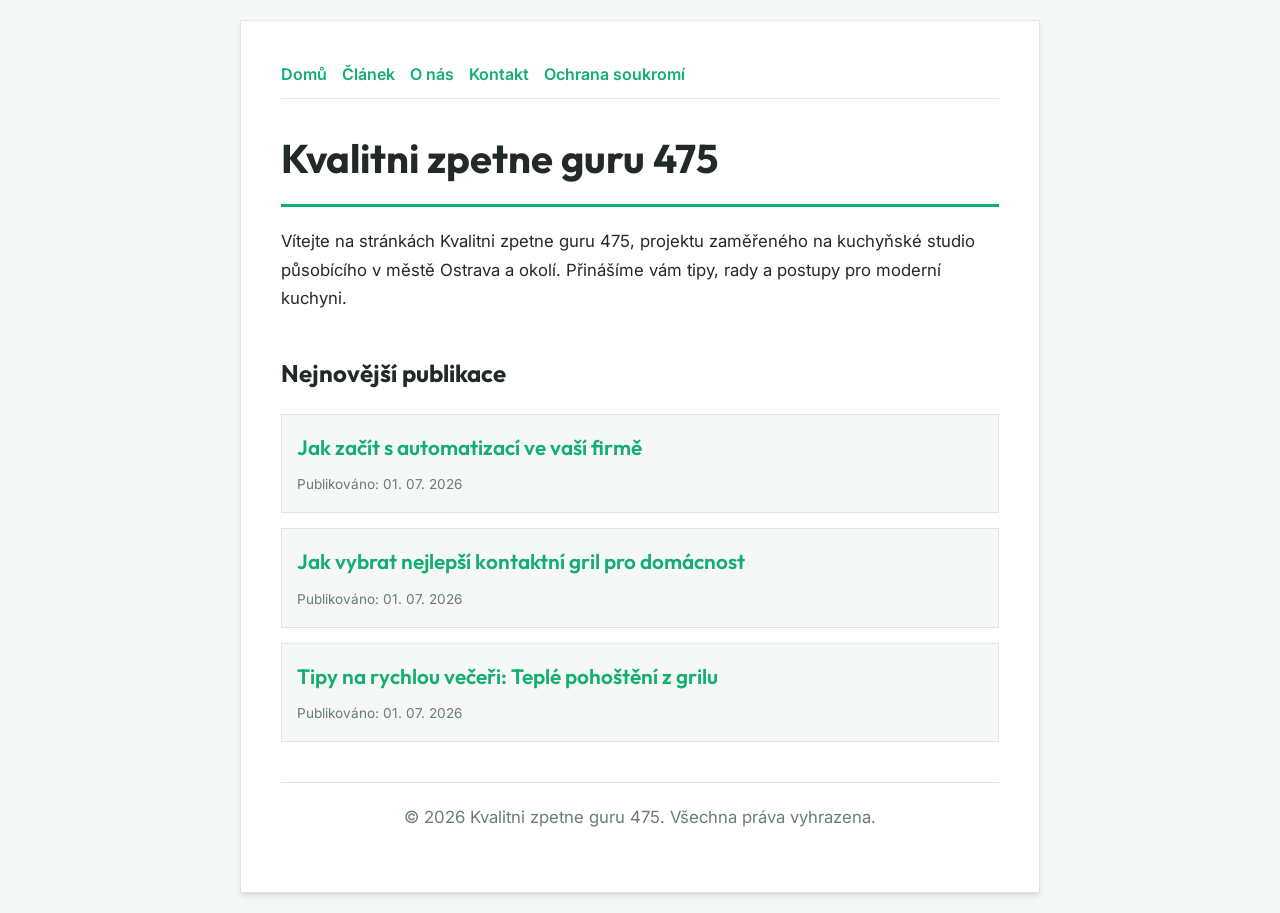
<file: index.html>
<!DOCTYPE html>
<html lang="cs">
<head>
    <meta charset="UTF-8">
    <meta name="viewport" content="width=device-width, initial-scale=1.0">
    <title>Kvalitni zpetne guru 475 | Kuchyňské studio - Ostrava</title>
    <meta name="description" content="Vítejte na stránkách Kvalitni zpetne guru 475, projektu zaměřeného na kuchyňské studio působícího v městě Ostrava a okolí. Přinášíme vám tipy, rady a postupy pro moderní kuchyni.">
    <meta name="geo.region" content="CZ" />
    <meta name="geo.placename" content="Ostrava" />
    <meta name="geo.position" content="49.8209;18.2625" />
    <meta name="ICBM" content="49.8209, 18.2625" />
    <link rel="stylesheet" href="style.css">
    <script type="application/ld+json">
{
  "@context": "https://schema.org",
  "@type": "LocalBusiness",
  "name": "Kvalitni zpetne guru 475",
  "url": "https://kvalitni-zpetne-guru-475.github.io",
  "telephone": "+420 596 555 789",
  "address": {
    "@type": "PostalAddress",
    "addressLocality": "Ostrava",
    "addressRegion": "Moravskoslezský",
    "postalCode": "702 00",
    "addressCountry": "CZ"
  },
  "geo": {
    "@type": "GeoCoordinates",
    "latitude": 49.8209,
    "longitude": 18.2625
  }
}
</script>
</head>
<body>
    
        <div class="container" style="max-width: 800px;">
            <nav style="display: flex; gap: 15px; margin-bottom: 25px; border-bottom: 1px solid var(--border-color); padding-bottom: 10px; overflow-x: auto; flex-wrap: wrap;">
            <a href="index.html">Domů</a>
            <a href="jak-zacit-s-automatizaci-ve-vasi-firme.html">Článek</a>
            <a href="about.html">O nás</a>
            <a href="contact.html">Kontakt</a>
            <a href="privacy.html">Ochrana soukromí</a>
        </nav>
            <h1>Kvalitni zpetne guru 475</h1>
            <p>Vítejte na stránkách Kvalitni zpetne guru 475, projektu zaměřeného na kuchyňské studio působícího v městě Ostrava a okolí. Přinášíme vám tipy, rady a postupy pro moderní kuchyni.</p>
            <h2 style="margin-top: 40px;">Nejnovější publikace</h2>
            <ul style="list-style-type: none; padding-left: 0;">
                <li style="background: var(--bg-color); padding: 15px; border-radius: var(--border-radius); border: 1px solid var(--border-color); margin-bottom: 15px;">
                <h3 style="margin-bottom: 5px; font-size: 1.3rem;"><a href="jak-zacit-s-automatizaci-ve-vasi-firme.html">Jak začít s automatizací ve vaší firmě</a></h3>
                <span style="font-size:0.85rem; color: var(--muted-text)">Publikováno: 01. 07. 2026</span>
            </li>
<li style="background: var(--bg-color); padding: 15px; border-radius: var(--border-radius); border: 1px solid var(--border-color); margin-bottom: 15px;">
                <h3 style="margin-bottom: 5px; font-size: 1.3rem;"><a href="jak-vybrat-nejlepsi-kontaktni-gril-pro-domacnost.html">Jak vybrat nejlepší kontaktní gril pro domácnost</a></h3>
                <span style="font-size:0.85rem; color: var(--muted-text)">Publikováno: 01. 07. 2026</span>
            </li>
<li style="background: var(--bg-color); padding: 15px; border-radius: var(--border-radius); border: 1px solid var(--border-color); margin-bottom: 15px;">
                <h3 style="margin-bottom: 5px; font-size: 1.3rem;"><a href="tipy-na-rychlou-veceri-teple-pohosteni-z-grilu.html">Tipy na rychlou večeři: Teplé pohoštění z grilu</a></h3>
                <span style="font-size:0.85rem; color: var(--muted-text)">Publikováno: 01. 07. 2026</span>
            </li>

            </ul>
            <footer>
                <p>&copy; 2026 Kvalitni zpetne guru 475. Všechna práva vyhrazena.</p>
            </footer>
        </div>
        
</body>
</html>
</file>
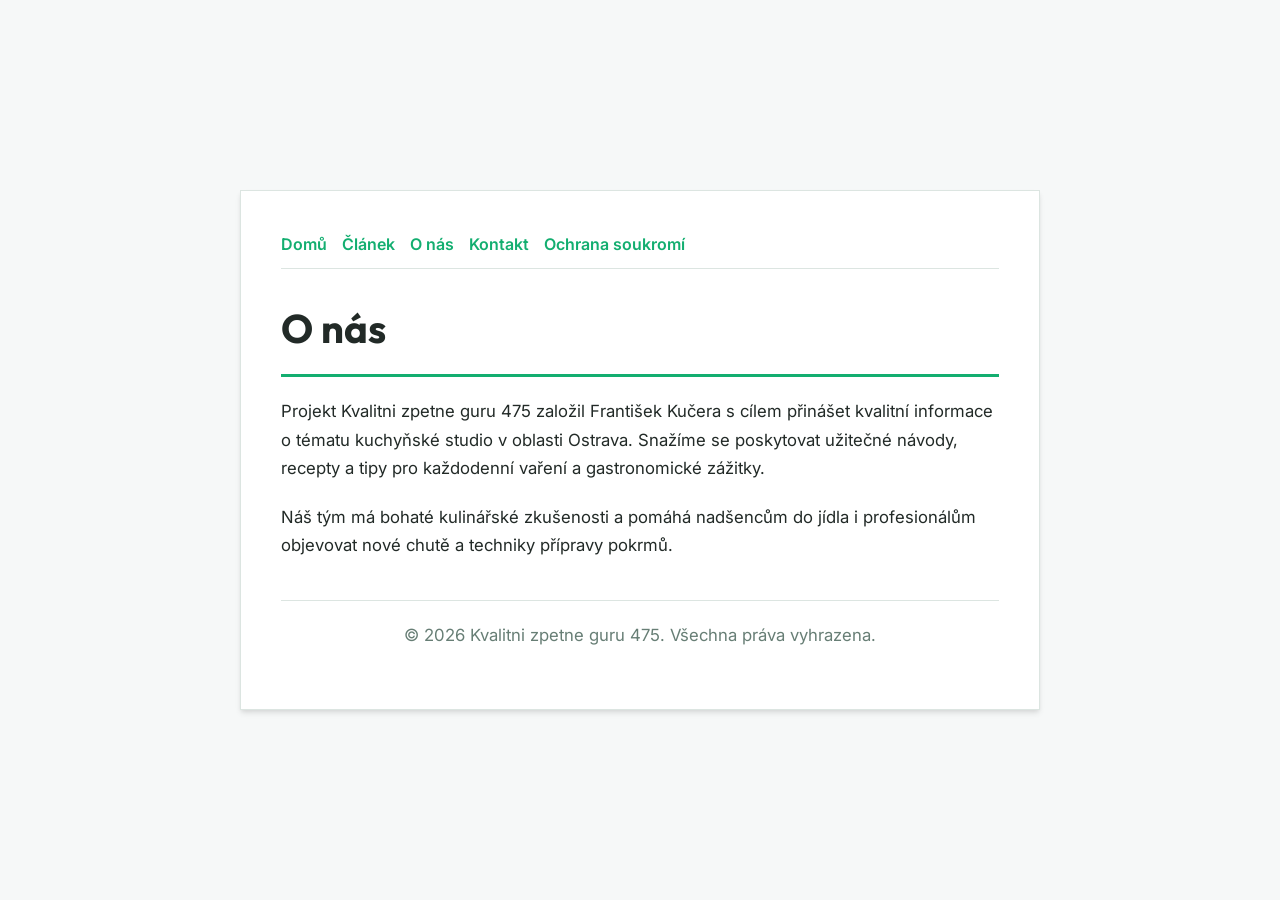
<file: about.html>
<!DOCTYPE html>
<html lang="cs">
<head>
    <meta charset="UTF-8">
    <meta name="viewport" content="width=device-width, initial-scale=1.0">
    <title>O nás | Kvalitni zpetne guru 475</title>
    <meta name="description" content="Projekt Kvalitni zpetne guru 475 založil František Kučera s cílem přinášet kvalitní informace o tématu kuchyňské studio v oblasti Ostrava. Snažíme se poskytovat užitečné návody, recepty a tipy pro každodenní vaření a gastronomické zážitky.">
    <meta name="geo.region" content="CZ" />
    <meta name="geo.placename" content="Ostrava" />
    <meta name="geo.position" content="49.8209;18.2625" />
    <meta name="ICBM" content="49.8209, 18.2625" />
    <link rel="stylesheet" href="style.css">
</head>
<body>
    
        <div class="container" style="max-width: 800px;">
            <nav style="display: flex; gap: 15px; margin-bottom: 25px; border-bottom: 1px solid var(--border-color); padding-bottom: 10px; overflow-x: auto; flex-wrap: wrap;">
            <a href="index.html">Domů</a>
            <a href="jak-zacit-s-automatizaci-ve-vasi-firme.html">Článek</a>
            <a href="about.html">O nás</a>
            <a href="contact.html">Kontakt</a>
            <a href="privacy.html">Ochrana soukromí</a>
        </nav>
            <h1>O nás</h1>
            <p>Projekt Kvalitni zpetne guru 475 založil František Kučera s cílem přinášet kvalitní informace o tématu kuchyňské studio v oblasti Ostrava. Snažíme se poskytovat užitečné návody, recepty a tipy pro každodenní vaření a gastronomické zážitky.</p>
            <p>Náš tým má bohaté kulinářské zkušenosti a pomáhá nadšencům do jídla i profesionálům objevovat nové chutě a techniky přípravy pokrmů.</p>
            <footer>
                <p>&copy; 2026 Kvalitni zpetne guru 475. Všechna práva vyhrazena.</p>
            </footer>
        </div>
        
</body>
</html>
</file>
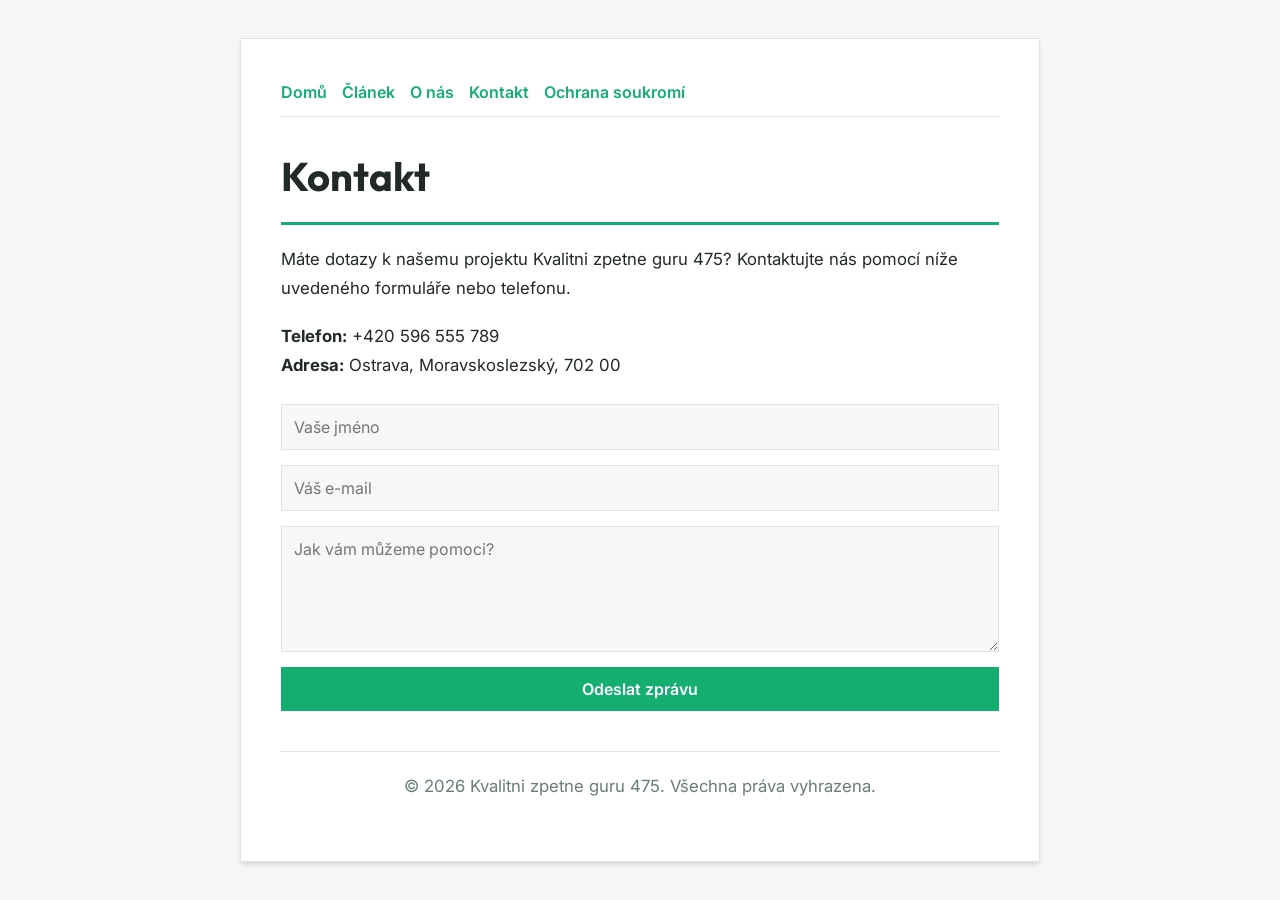
<file: contact.html>
<!DOCTYPE html>
<html lang="cs">
<head>
    <meta charset="UTF-8">
    <meta name="viewport" content="width=device-width, initial-scale=1.0">
    <title>Kontakt | Kvalitni zpetne guru 475</title>
    <meta name="description" content="Máte dotazy k našemu projektu Kvalitni zpetne guru 475? Kontaktujte nás pomocí níže uvedeného formuláře nebo telefonu.">
    <meta name="geo.region" content="CZ" />
    <meta name="geo.placename" content="Ostrava" />
    <meta name="geo.position" content="49.8209;18.2625" />
    <meta name="ICBM" content="49.8209, 18.2625" />
    <link rel="stylesheet" href="style.css">
</head>
<body>
    
        <div class="container" style="max-width: 800px;">
            <nav style="display: flex; gap: 15px; margin-bottom: 25px; border-bottom: 1px solid var(--border-color); padding-bottom: 10px; overflow-x: auto; flex-wrap: wrap;">
            <a href="index.html">Domů</a>
            <a href="jak-zacit-s-automatizaci-ve-vasi-firme.html">Článek</a>
            <a href="about.html">O nás</a>
            <a href="contact.html">Kontakt</a>
            <a href="privacy.html">Ochrana soukromí</a>
        </nav>
            <h1>Kontakt</h1>
            <p>Máte dotazy k našemu projektu Kvalitni zpetne guru 475? Kontaktujte nás pomocí níže uvedeného formuláře nebo telefonu.</p>
            <p><strong>Telefon:</strong> +420 596 555 789<br><strong>Adresa:</strong> Ostrava, Moravskoslezský, 702 00</p>
            <form action="https://formspree.io/f/placeholder" method="POST">
                <input type="text" name="name" placeholder="Vaše jméno" required>
                <input type="email" name="email" placeholder="Váš e-mail" required>
                <textarea name="message" placeholder="Jak vám můžeme pomoci?" rows="5" required></textarea>
                <button type="submit">Odeslat zprávu</button>
            </form>
            <footer>
                <p>&copy; 2026 Kvalitni zpetne guru 475. Všechna práva vyhrazena.</p>
            </footer>
        </div>
        
</body>
</html>
</file>
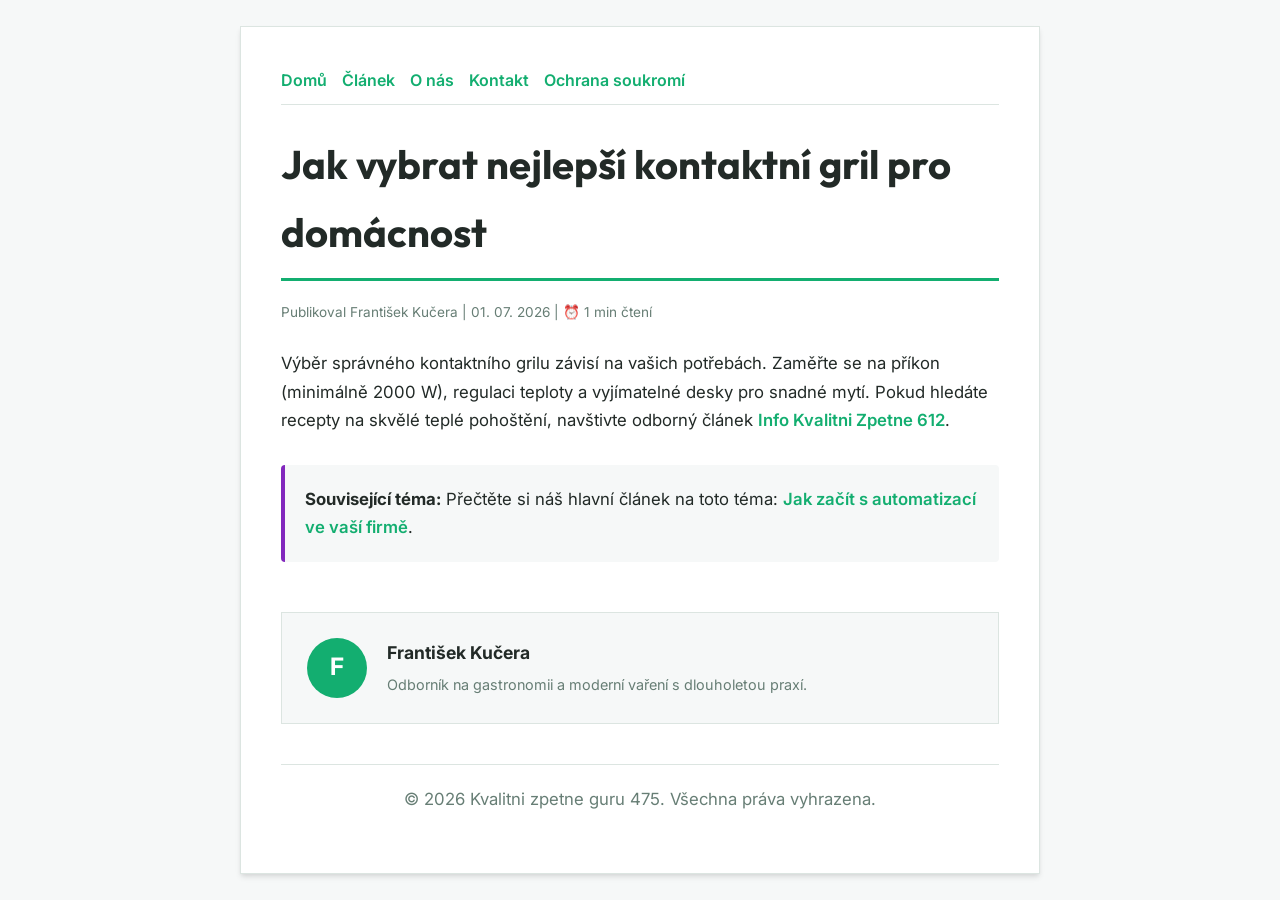
<file: jak-vybrat-nejlepsi-kontaktni-gril-pro-domacnost.html>
<!DOCTYPE html>
<html lang="cs">
<head>
    <meta charset="UTF-8">
    <meta name="viewport" content="width=device-width, initial-scale=1.0">
    <title>Jak vybrat nejlepší kontaktní gril pro domácnost - Kvalitni zpetne guru 475</title>
    <meta name="description" content="Jak vybrat nejlepší kontaktní gril pro domácnost">
    <meta name="geo.region" content="CZ" />
    <meta name="geo.placename" content="Ostrava" />
    <meta name="geo.position" content="49.8209;18.2625" />
    <meta name="ICBM" content="49.8209, 18.2625" />
    <link rel="stylesheet" href="style.css">
</head>
<body>
    
            <div class="container" style="max-width: 800px;">
                <nav style="display: flex; gap: 15px; margin-bottom: 25px; border-bottom: 1px solid var(--border-color); padding-bottom: 10px; overflow-x: auto; flex-wrap: wrap;">
            <a href="index.html">Domů</a>
            <a href="jak-zacit-s-automatizaci-ve-vasi-firme.html">Článek</a>
            <a href="about.html">O nás</a>
            <a href="contact.html">Kontakt</a>
            <a href="privacy.html">Ochrana soukromí</a>
        </nav>
                <h1>Jak vybrat nejlepší kontaktní gril pro domácnost</h1>
                <div style="font-size:0.85rem; color: var(--muted-text); margin-bottom: 25px;">
                    Publikoval František Kučera | 01. 07. 2026 | ⏰ 1 min čtení
                </div>
                <article style="margin-top: 20px;">
                    <p>Výběr správného kontaktního grilu závisí na vašich potřebách. Zaměřte se na příkon (minimálně 2000 W), regulaci teploty a vyjímatelné desky pro snadné mytí. Pokud hledáte recepty na skvělé teplé pohoštění, navštivte odborný článek <a href="https://kvalitni-zpetne-portal-683.vercel.app/co-grilovat-na-kontaktnim-grilu-pruvodce-od-syru-po-steaky-tipy-a-triky.html">Info Kvalitni Zpetne 612</a>.</p>
                    <div class="link-resource" style="margin-top: 30px; padding: 20px; border-left: 4px solid var(--accent-color); background: var(--bg-color); border-radius: 4px;"><p style="margin: 0;"><strong>Související téma:</strong> Přečtěte si náš hlavní článek na toto téma: <a href="jak-zacit-s-automatizaci-ve-vasi-firme.html">Jak začít s automatizací ve vaší firmě</a>.</p></div>
                </article>
                
            <div class="author-box" style="margin-top: 50px; padding: 25px; background: var(--bg-color); border: 1px solid var(--border-color); border-radius: var(--border-radius); display: flex; gap: 20px; align-items: center;">
                <div style="width: 60px; height: 60px; border-radius: 50%; background: var(--primary-color); display: flex; align-items: center; justify-content: center; color: white; font-weight: bold; font-size: 1.5rem;">F</div>
                <div>
                    <h4 style="margin-bottom: 5px; font-weight: bold; font-size: 1.1rem;">František Kučera</h4>
                    <p style="margin: 0; font-size: 0.9rem; color: var(--muted-text);">Odborník na gastronomii a moderní vaření s dlouholetou praxí.</p>
                </div>
            </div>
            
                <footer>
                    <p>&copy; 2026 Kvalitni zpetne guru 475. Všechna práva vyhrazena.</p>
                </footer>
            </div>
            
</body>
</html>
</file>
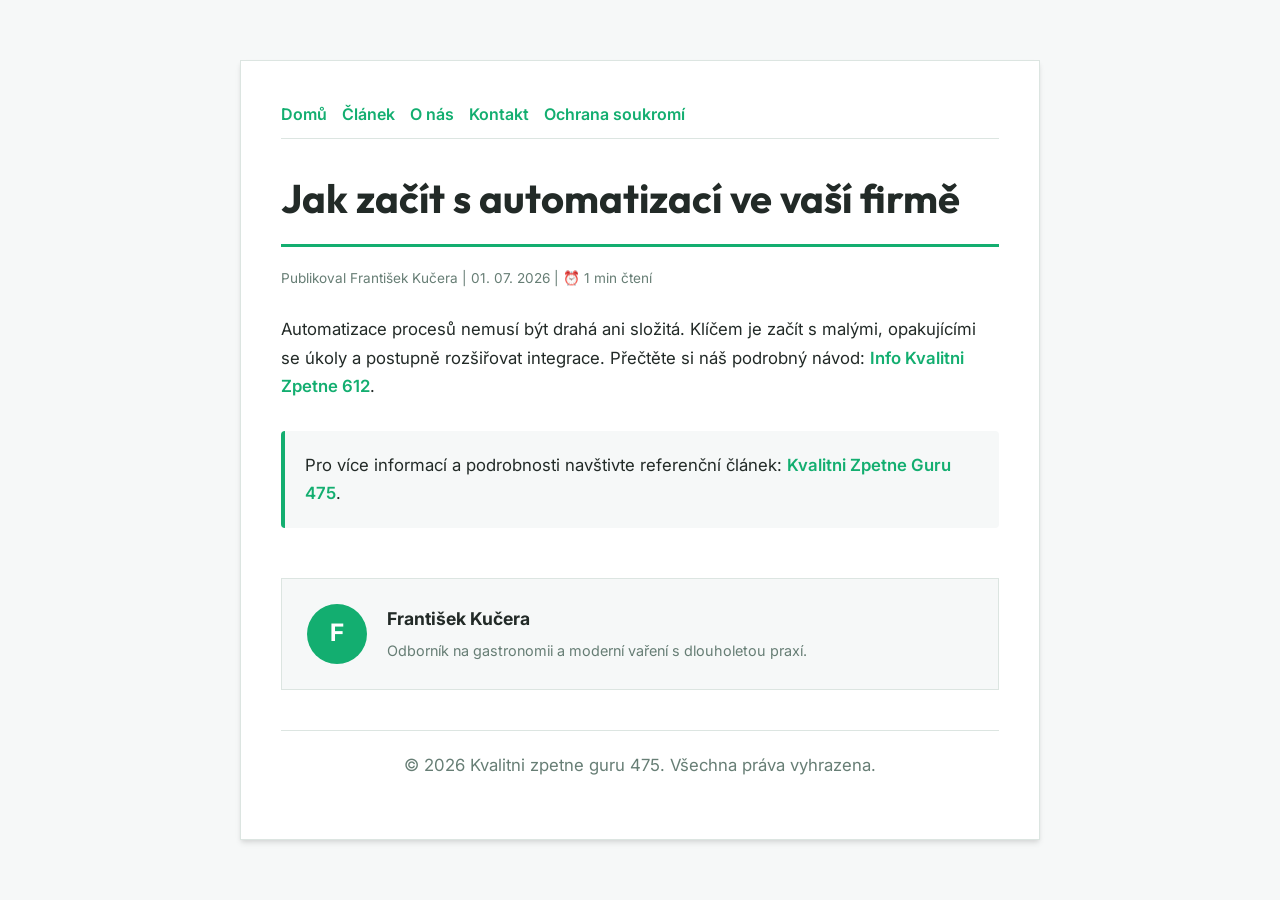
<file: jak-zacit-s-automatizaci-ve-vasi-firme.html>
<!DOCTYPE html>
<html lang="cs">
<head>
    <meta charset="UTF-8">
    <meta name="viewport" content="width=device-width, initial-scale=1.0">
    <title>Jak začít s automatizací ve vaší firmě - Kvalitni zpetne guru 475</title>
    <meta name="description" content="Jak začít s automatizací ve vaší firmě">
    <meta name="geo.region" content="CZ" />
    <meta name="geo.placename" content="Ostrava" />
    <meta name="geo.position" content="49.8209;18.2625" />
    <meta name="ICBM" content="49.8209, 18.2625" />
    <link rel="stylesheet" href="style.css">
</head>
<body>
    
            <div class="container" style="max-width: 800px;">
                <nav style="display: flex; gap: 15px; margin-bottom: 25px; border-bottom: 1px solid var(--border-color); padding-bottom: 10px; overflow-x: auto; flex-wrap: wrap;">
            <a href="index.html">Domů</a>
            <a href="jak-zacit-s-automatizaci-ve-vasi-firme.html">Článek</a>
            <a href="about.html">O nás</a>
            <a href="contact.html">Kontakt</a>
            <a href="privacy.html">Ochrana soukromí</a>
        </nav>
                <h1>Jak začít s automatizací ve vaší firmě</h1>
                <div style="font-size:0.85rem; color: var(--muted-text); margin-bottom: 25px;">
                    Publikoval František Kučera | 01. 07. 2026 | ⏰ 1 min čtení
                </div>
                <article style="margin-top: 20px;">
                    <p>Automatizace procesů nemusí být drahá ani složitá. Klíčem je začít s malými, opakujícími se úkoly a postupně rozšiřovat integrace. Přečtěte si náš podrobný návod: <a href="https://kvalitni-zpetne-portal-683.vercel.app/co-grilovat-na-kontaktnim-grilu-pruvodce-od-syru-po-steaky-tipy-a-triky.html">Info Kvalitni Zpetne 612</a>.</p>
                    <div class="link-resource" style="margin-top: 30px; padding: 20px; border-left: 4px solid var(--primary-color); background: var(--bg-color); border-radius: 4px;"><p style="margin: 0;">Pro více informací a podrobnosti navštivte referenční článek: <strong><a href="https://kvalitni-zpetne-portal-683.vercel.app/co-grilovat-na-kontaktnim-grilu-pruvodce-od-syru-po-steaky-tipy-a-triky.html">Kvalitni Zpetne Guru 475</a></strong>.</p></div>
                </article>
                
            <div class="author-box" style="margin-top: 50px; padding: 25px; background: var(--bg-color); border: 1px solid var(--border-color); border-radius: var(--border-radius); display: flex; gap: 20px; align-items: center;">
                <div style="width: 60px; height: 60px; border-radius: 50%; background: var(--primary-color); display: flex; align-items: center; justify-content: center; color: white; font-weight: bold; font-size: 1.5rem;">F</div>
                <div>
                    <h4 style="margin-bottom: 5px; font-weight: bold; font-size: 1.1rem;">František Kučera</h4>
                    <p style="margin: 0; font-size: 0.9rem; color: var(--muted-text);">Odborník na gastronomii a moderní vaření s dlouholetou praxí.</p>
                </div>
            </div>
            
                <footer>
                    <p>&copy; 2026 Kvalitni zpetne guru 475. Všechna práva vyhrazena.</p>
                </footer>
            </div>
            
</body>
</html>
</file>
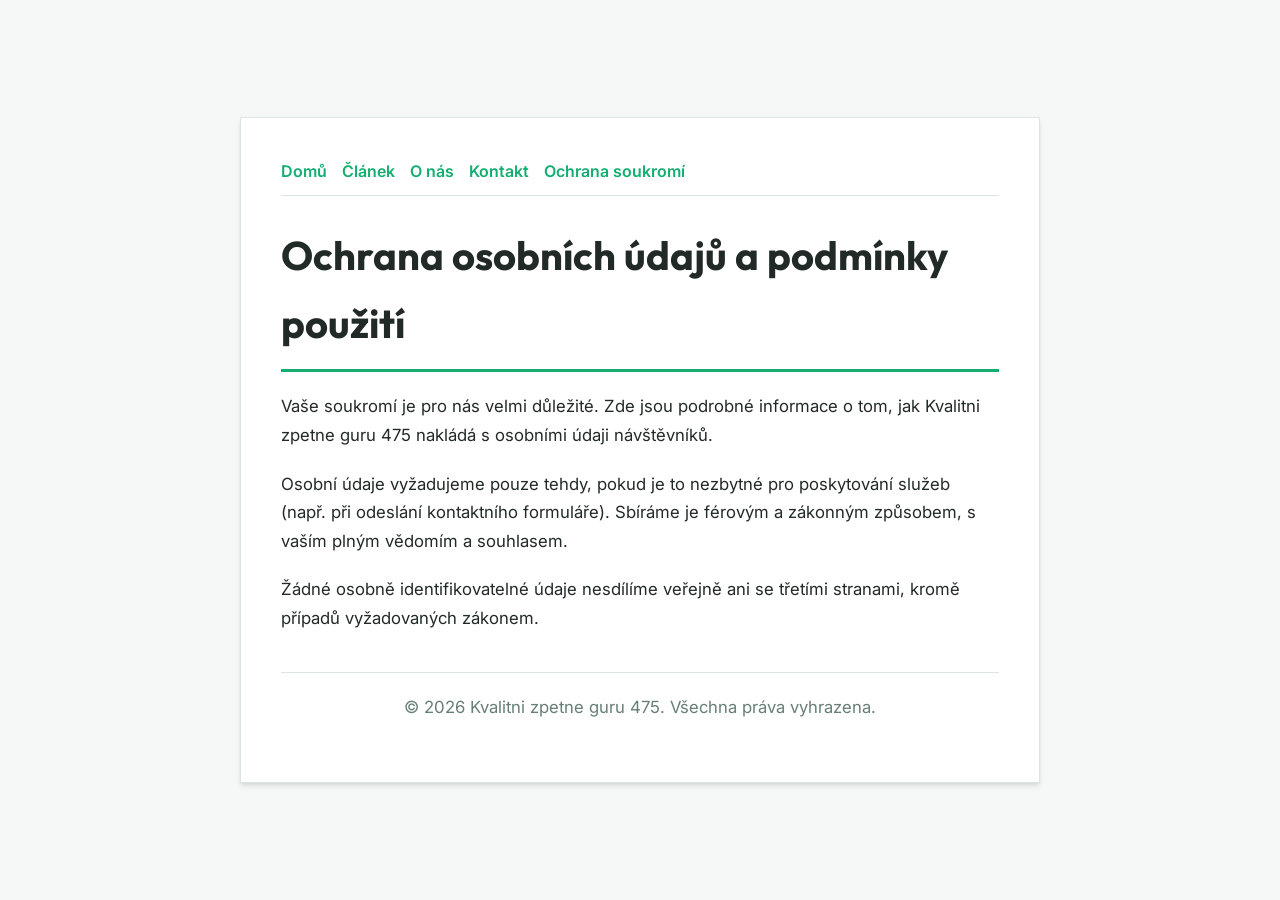
<file: privacy.html>
<!DOCTYPE html>
<html lang="cs">
<head>
    <meta charset="UTF-8">
    <meta name="viewport" content="width=device-width, initial-scale=1.0">
    <title>Ochrana osobních údajů a podmínky použití - Kvalitni zpetne guru 475</title>
    <meta name="description" content="Vaše soukromí je pro nás velmi důležité. Zde jsou podrobné informace o tom, jak Kvalitni zpetne guru 475 nakládá s osobními údaji návštěvníků.">
    <meta name="geo.region" content="CZ" />
    <meta name="geo.placename" content="Ostrava" />
    <meta name="geo.position" content="49.8209;18.2625" />
    <meta name="ICBM" content="49.8209, 18.2625" />
    <link rel="stylesheet" href="style.css">
</head>
<body>
    
        <div class="container" style="max-width: 800px;">
            <nav style="display: flex; gap: 15px; margin-bottom: 25px; border-bottom: 1px solid var(--border-color); padding-bottom: 10px; overflow-x: auto; flex-wrap: wrap;">
            <a href="index.html">Domů</a>
            <a href="jak-zacit-s-automatizaci-ve-vasi-firme.html">Článek</a>
            <a href="about.html">O nás</a>
            <a href="contact.html">Kontakt</a>
            <a href="privacy.html">Ochrana soukromí</a>
        </nav>
            <h1>Ochrana osobních údajů a podmínky použití</h1>
            <p>Vaše soukromí je pro nás velmi důležité. Zde jsou podrobné informace o tom, jak Kvalitni zpetne guru 475 nakládá s osobními údaji návštěvníků.</p>
            <p>Osobní údaje vyžadujeme pouze tehdy, pokud je to nezbytné pro poskytování služeb (např. při odeslání kontaktního formuláře). Sbíráme je férovým a zákonným způsobem, s vaším plným vědomím a souhlasem.</p>
            <p>Žádné osobně identifikovatelné údaje nesdílíme veřejně ani se třetími stranami, kromě případů vyžadovaných zákonem.</p>
            <footer>
                <p>&copy; 2026 Kvalitni zpetne guru 475. Všechna práva vyhrazena.</p>
            </footer>
        </div>
        
</body>
</html>
</file>
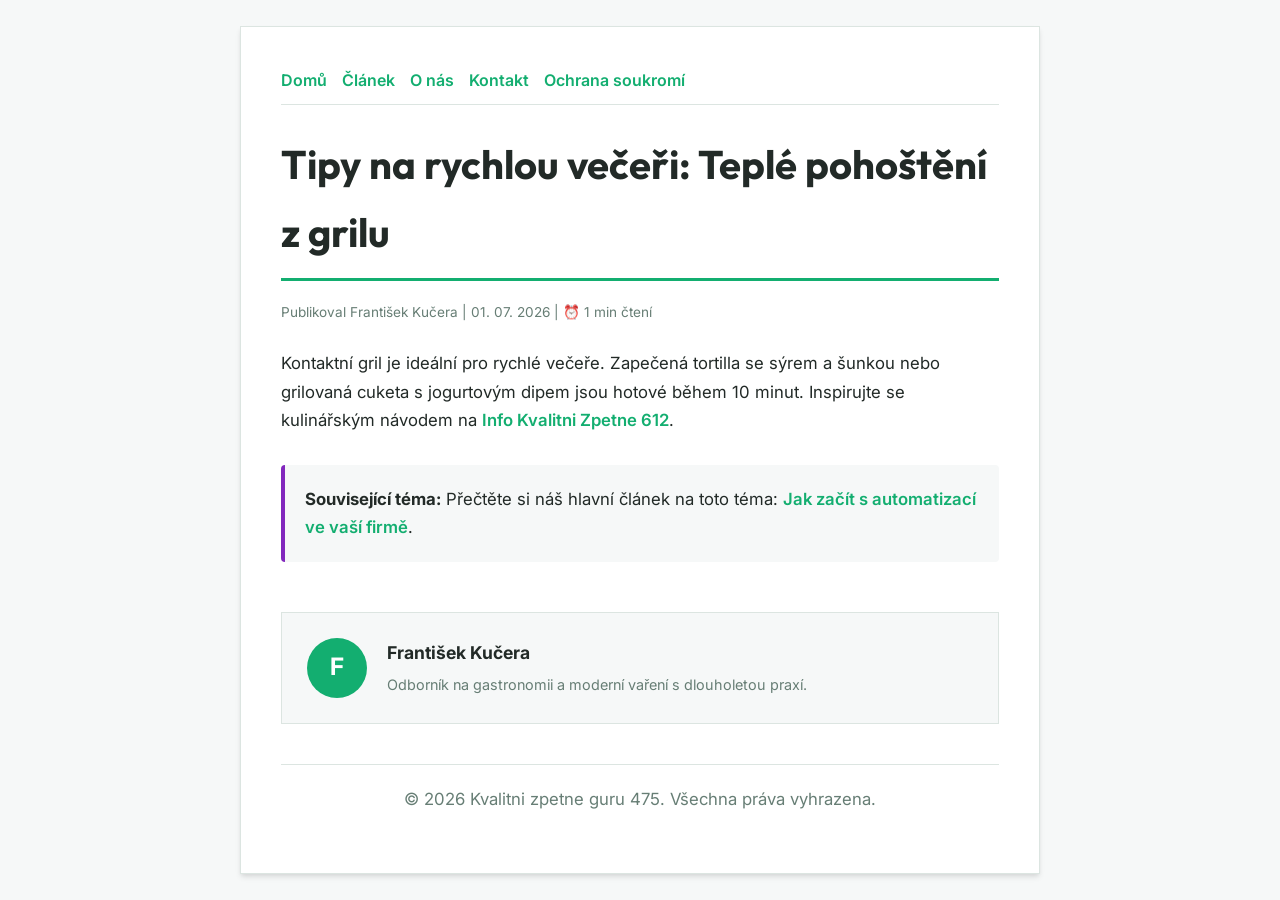
<file: tipy-na-rychlou-veceri-teple-pohosteni-z-grilu.html>
<!DOCTYPE html>
<html lang="cs">
<head>
    <meta charset="UTF-8">
    <meta name="viewport" content="width=device-width, initial-scale=1.0">
    <title>Tipy na rychlou večeři: Teplé pohoštění z grilu - Kvalitni zpetne guru 475</title>
    <meta name="description" content="Tipy na rychlou večeři: Teplé pohoštění z grilu">
    <meta name="geo.region" content="CZ" />
    <meta name="geo.placename" content="Ostrava" />
    <meta name="geo.position" content="49.8209;18.2625" />
    <meta name="ICBM" content="49.8209, 18.2625" />
    <link rel="stylesheet" href="style.css">
</head>
<body>
    
            <div class="container" style="max-width: 800px;">
                <nav style="display: flex; gap: 15px; margin-bottom: 25px; border-bottom: 1px solid var(--border-color); padding-bottom: 10px; overflow-x: auto; flex-wrap: wrap;">
            <a href="index.html">Domů</a>
            <a href="jak-zacit-s-automatizaci-ve-vasi-firme.html">Článek</a>
            <a href="about.html">O nás</a>
            <a href="contact.html">Kontakt</a>
            <a href="privacy.html">Ochrana soukromí</a>
        </nav>
                <h1>Tipy na rychlou večeři: Teplé pohoštění z grilu</h1>
                <div style="font-size:0.85rem; color: var(--muted-text); margin-bottom: 25px;">
                    Publikoval František Kučera | 01. 07. 2026 | ⏰ 1 min čtení
                </div>
                <article style="margin-top: 20px;">
                    <p>Kontaktní gril je ideální pro rychlé večeře. Zapečená tortilla se sýrem a šunkou nebo grilovaná cuketa s jogurtovým dipem jsou hotové během 10 minut. Inspirujte se kulinářským návodem na <a href="https://kvalitni-zpetne-portal-683.vercel.app/co-grilovat-na-kontaktnim-grilu-pruvodce-od-syru-po-steaky-tipy-a-triky.html">Info Kvalitni Zpetne 612</a>.</p>
                    <div class="link-resource" style="margin-top: 30px; padding: 20px; border-left: 4px solid var(--accent-color); background: var(--bg-color); border-radius: 4px;"><p style="margin: 0;"><strong>Související téma:</strong> Přečtěte si náš hlavní článek na toto téma: <a href="jak-zacit-s-automatizaci-ve-vasi-firme.html">Jak začít s automatizací ve vaší firmě</a>.</p></div>
                </article>
                
            <div class="author-box" style="margin-top: 50px; padding: 25px; background: var(--bg-color); border: 1px solid var(--border-color); border-radius: var(--border-radius); display: flex; gap: 20px; align-items: center;">
                <div style="width: 60px; height: 60px; border-radius: 50%; background: var(--primary-color); display: flex; align-items: center; justify-content: center; color: white; font-weight: bold; font-size: 1.5rem;">F</div>
                <div>
                    <h4 style="margin-bottom: 5px; font-weight: bold; font-size: 1.1rem;">František Kučera</h4>
                    <p style="margin: 0; font-size: 0.9rem; color: var(--muted-text);">Odborník na gastronomii a moderní vaření s dlouholetou praxí.</p>
                </div>
            </div>
            
                <footer>
                    <p>&copy; 2026 Kvalitni zpetne guru 475. Všechna práva vyhrazena.</p>
                </footer>
            </div>
            
</body>
</html>
</file>
<file: style.css>
@import url('https://fonts.googleapis.com/css2?family=Outfit:wght@700&family=Inter:wght@400;600&display=swap');

:root {
    --bg-color: hsl(156, 15%, 97%);
    --card-bg: hsl(156, 15%, 100%);
    --text-color: hsl(156, 10%, 15%);
    --muted-text: hsl(156, 10%, 45%);
    --primary-color: hsl(156, 80%, 38%);
    --accent-color: hsl(276, 65%, 45%);
    --border-color: hsl(156, 15%, 88%);
    --border-radius: 0px;
    --shadow: 0 4px 6px -1px rgba(0, 0, 0, 0.1), 0 2px 4px -1px rgba(0, 0, 0, 0.06);
    --font-headline: 'Outfit', sans-serif;
    --font-body: 'Inter', sans-serif;
}

* {
    box-sizing: border-box;
    margin: 0;
    padding: 0;
}

body {
    background-color: var(--bg-color);
    color: var(--text-color);
    font-family: var(--font-body);
    line-height: 1.7;
    padding: 20px;
    display: flex;
    justify-content: center;
    min-height: 100vh;
}

a {
    color: var(--primary-color);
    text-decoration: none;
    font-weight: 600;
    transition: color 0.2s ease;
}

a:hover {
    color: var(--accent-color);
    text-decoration: underline;
}

.container {
    width: 100%;
    max-width: 900px;
    background: var(--card-bg);
    border: 1px solid var(--border-color);
    border-radius: var(--border-radius);
    padding: 40px;
    box-shadow: var(--shadow);
    margin: auto;
}

h1, h2, h3 {
    font-family: var(--font-headline);
    margin-bottom: 20px;
    color: var(--text-color);
}

h1 {
    font-size: 2.5rem;
    border-bottom: 3px solid var(--primary-color);
    padding-bottom: 12px;
}

p {
    margin-bottom: 20px;
    font-size: 1.05rem;
}

ul {
    margin-bottom: 20px;
    padding-left: 20px;
}

li {
    margin-bottom: 8px;
}

form {
    display: flex;
    flex-direction: column;
    gap: 15px;
    margin-top: 25px;
}

input, textarea, button {
    padding: 12px;
    border: 1px solid var(--border-color);
    border-radius: var(--border-radius);
    font-family: var(--font-body);
    font-size: 1rem;
    background: var(--bg-color);
    color: var(--text-color);
}

button {
    background: var(--primary-color);
    color: white;
    font-weight: 600;
    border: none;
    cursor: pointer;
    transition: background 0.2s ease;
}

button:hover {
    background: var(--accent-color);
}

footer {
    margin-top: 40px;
    border-top: 1px solid var(--border-color);
    padding-top: 20px;
    font-size: 0.9rem;
    color: var(--muted-text);
    text-align: center;
}
</file>
